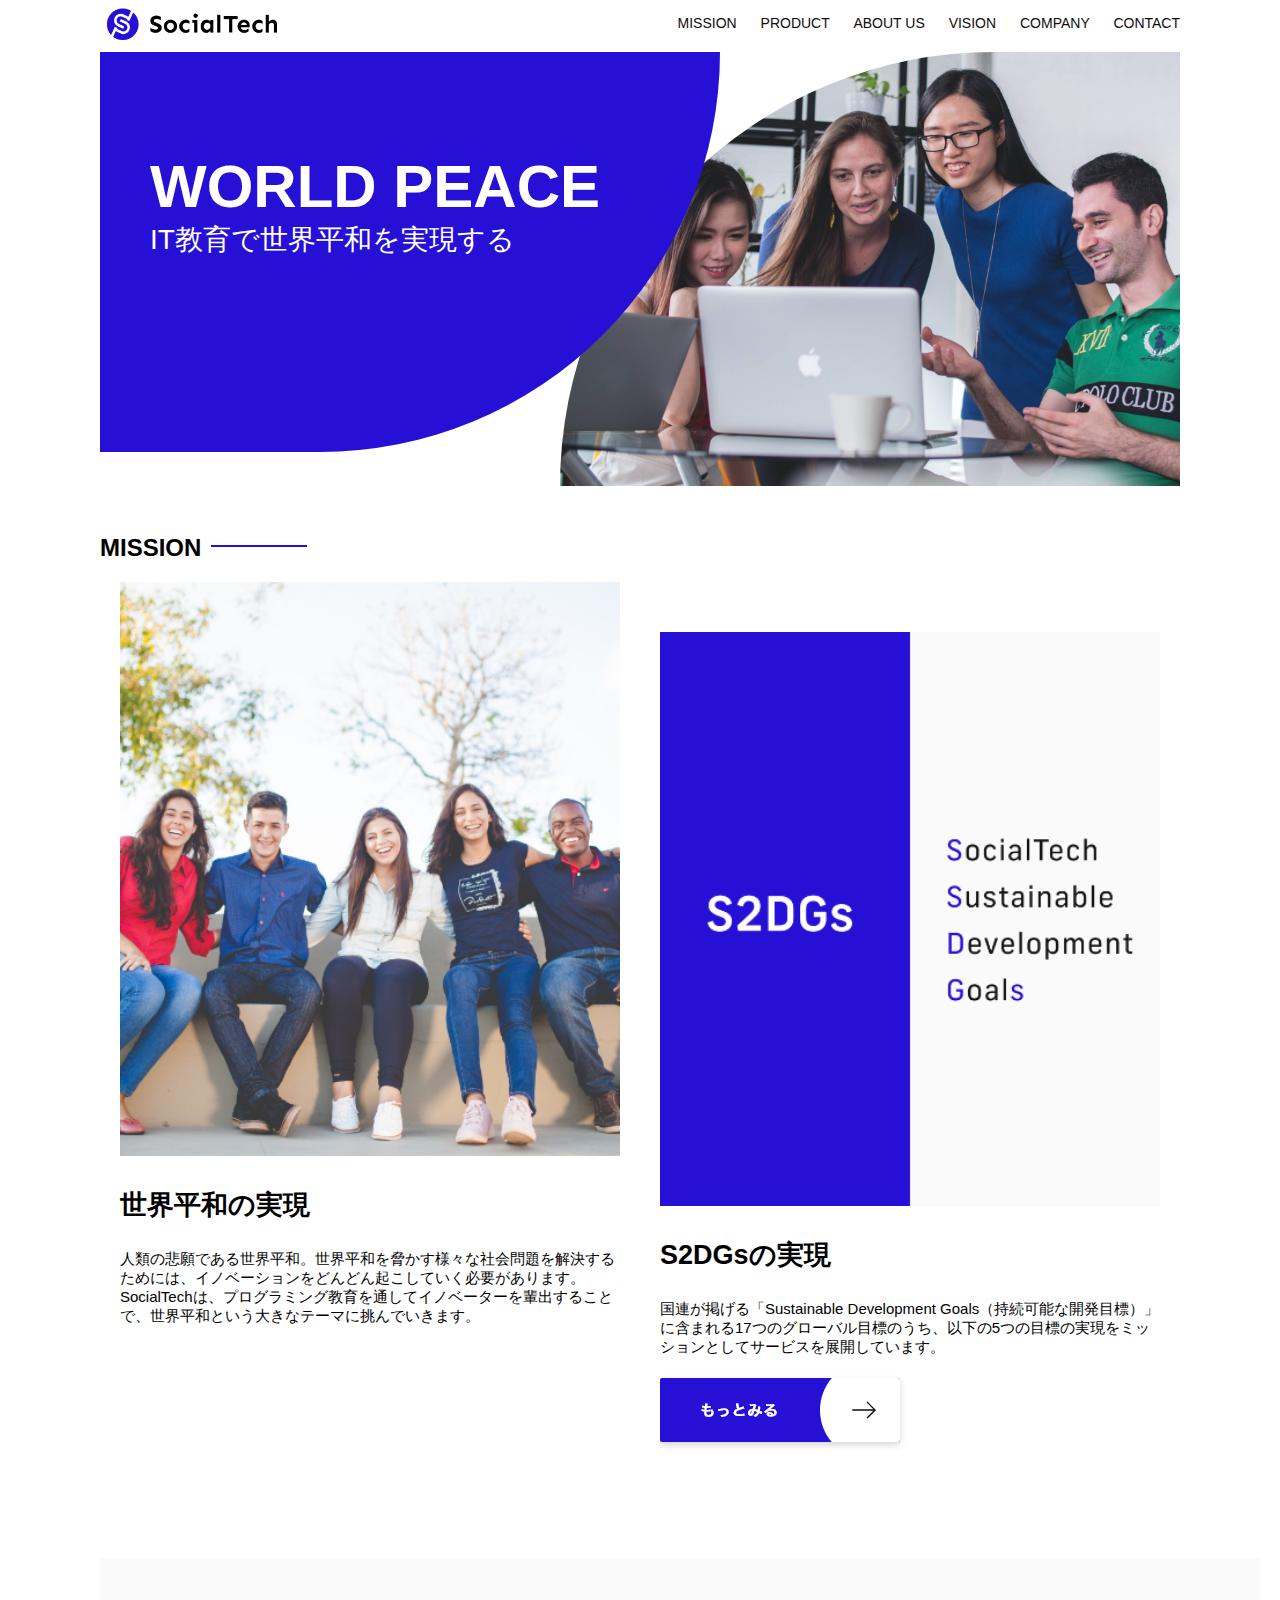
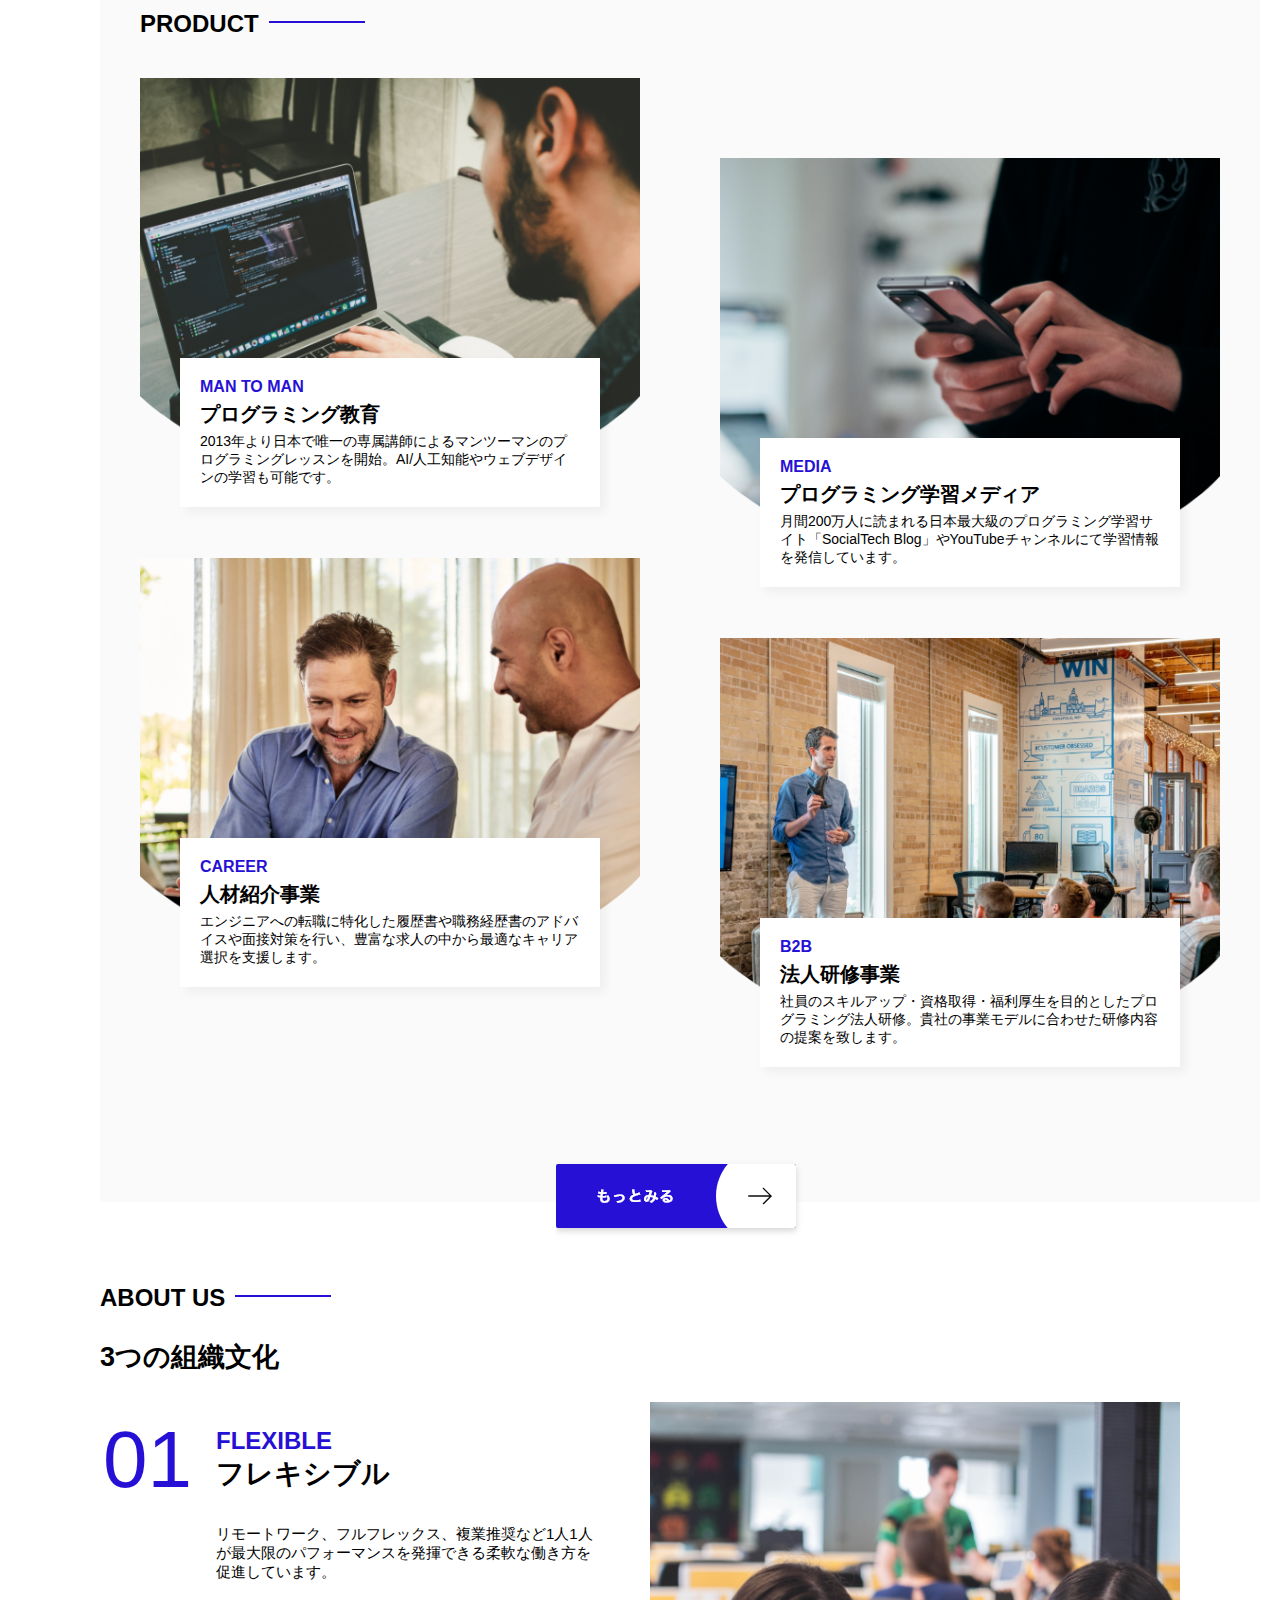
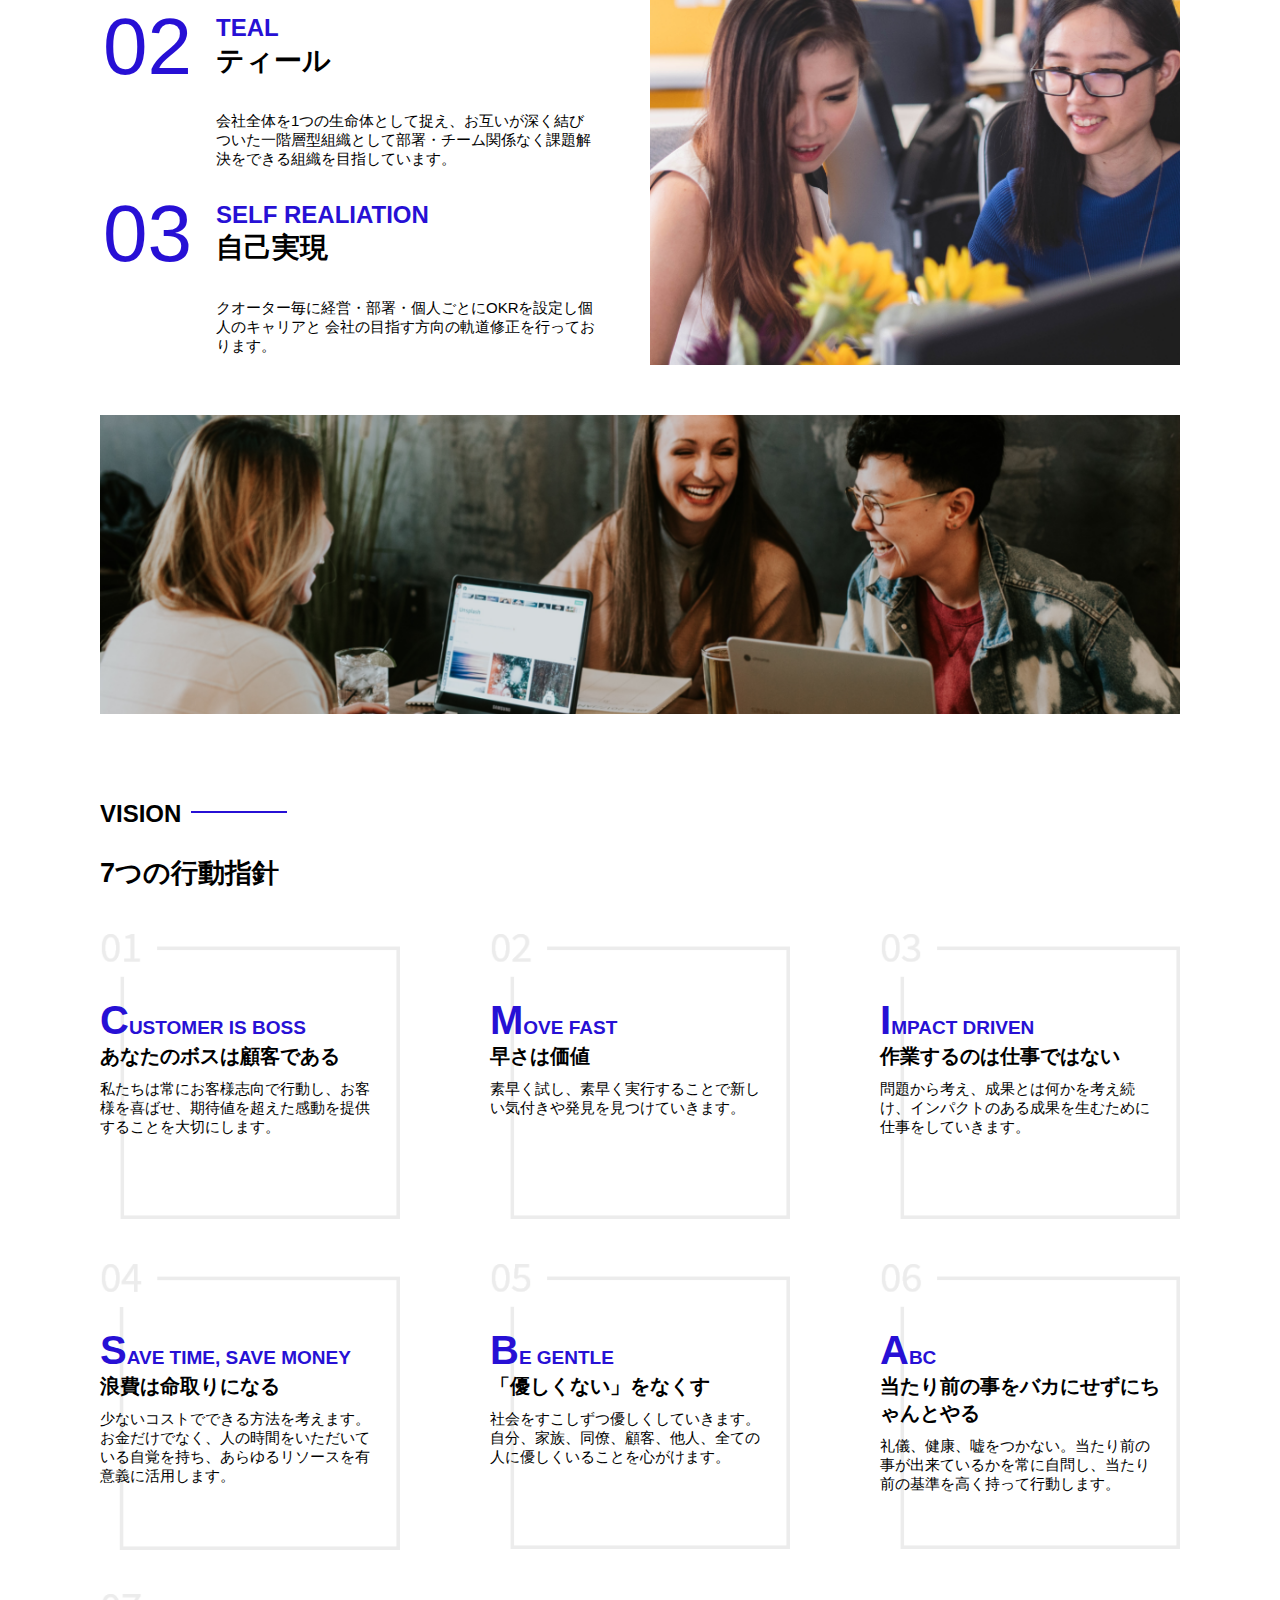
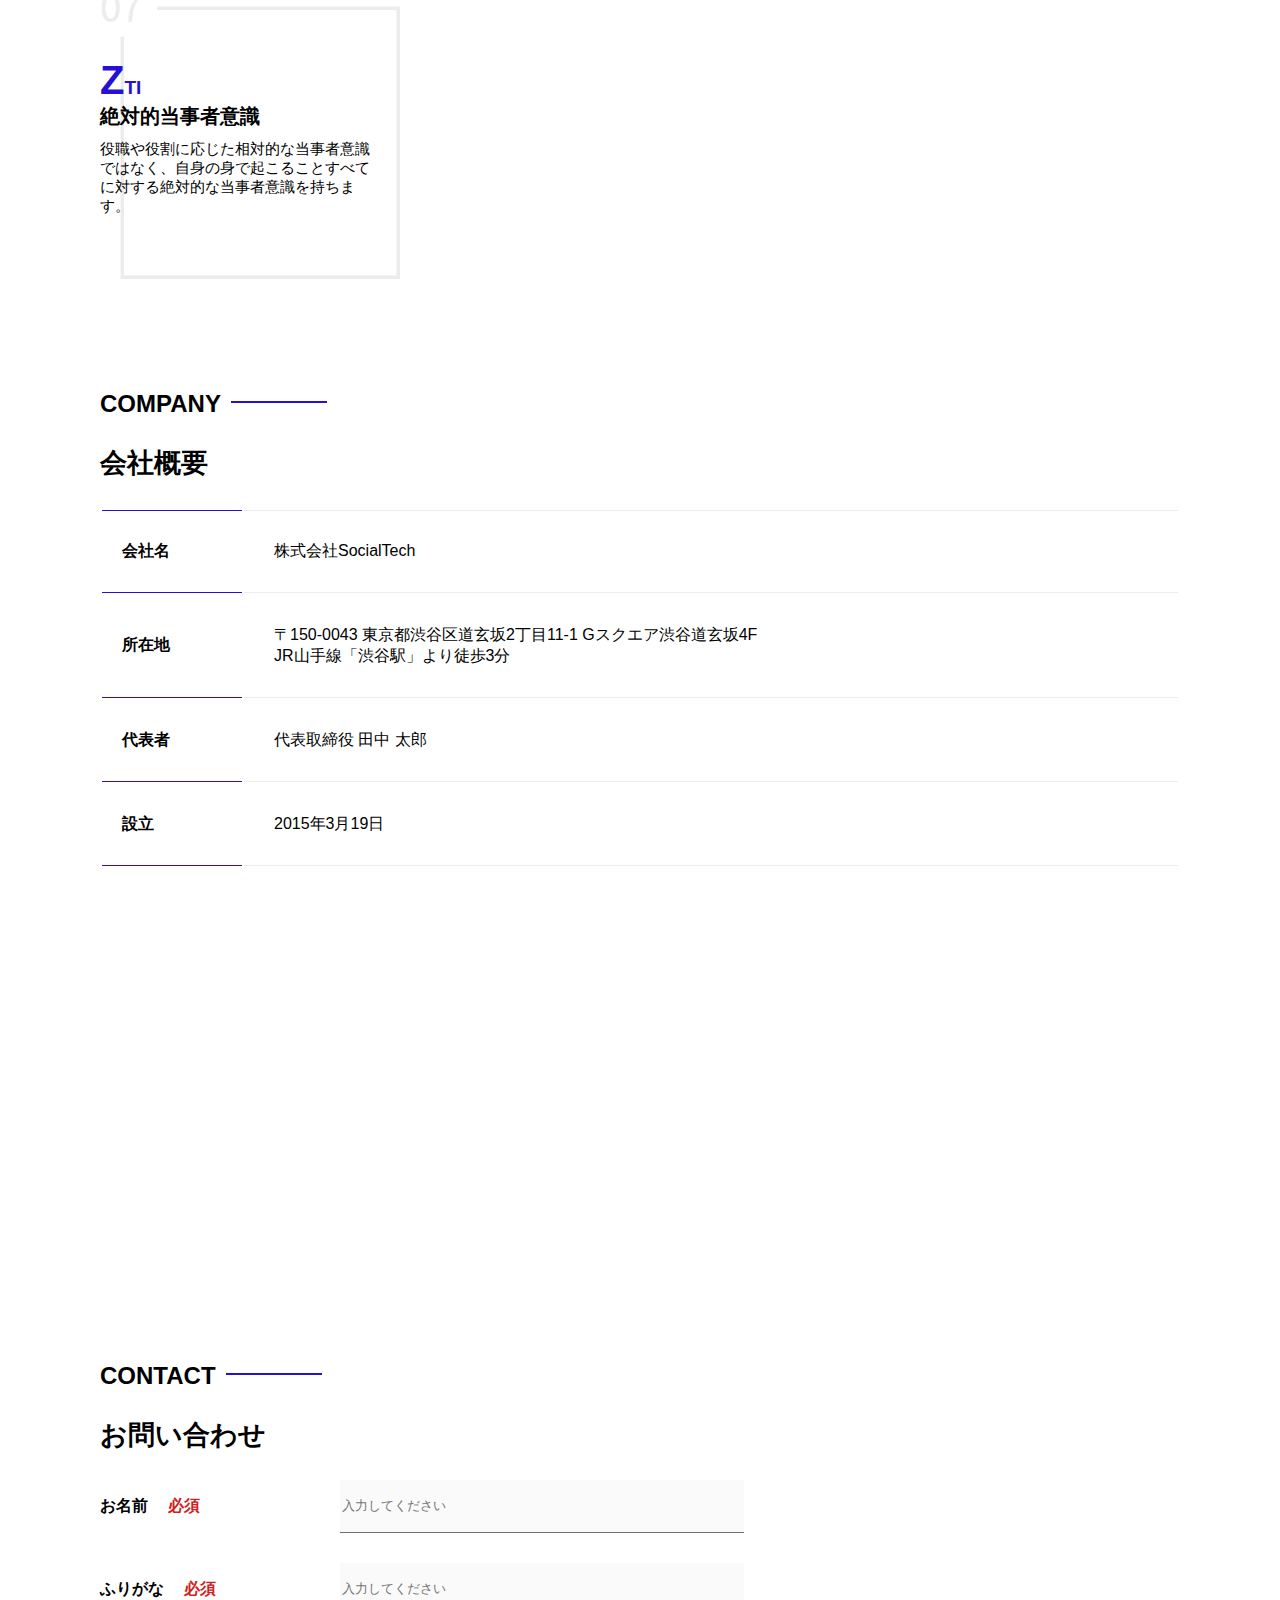
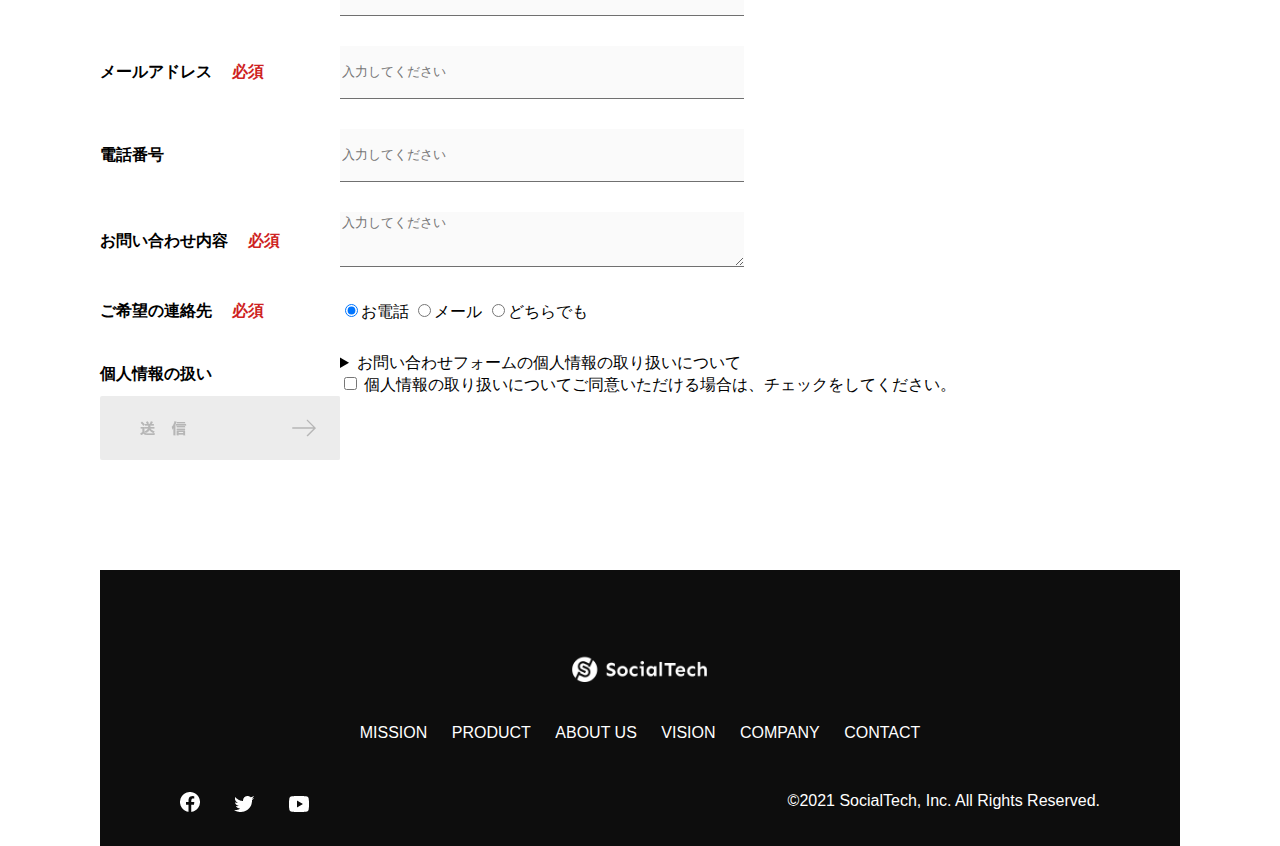
<file: index.html>
<!DOCTYPE html>
<html lang="ja">
<head>
    <meta charset="UTF-8">
    <meta http-equiv="X-UA-Compatible" content="IE=edge">
    <meta name="viewport" content="width=device-width, initial-scale=1.0">
    <meta name="description" content=""SocialTechはEdTech業界のリーディングカンパニーを目指します。"">
    <title>SocialTech</title>
    <link rel="stylesheet" href="style.css">
</head>
<body>
     <!-- ヘッダー -->
    <header>
        <!-- ロゴ -->
        <a href="index.html" id="logo"><img src="images/logo.png" alt="トップページに戻る"></a>

        <!-- PC用ナビゲーション -->
        <nav id="nav-pc">
            <a href="mission.html">MISSION</a>
            <a href="product.html">PRODUCT</a>
            <a href="index.html#boutus">ABOUT US</a>
            <a href="index.html#vision">VISION</a>
            <a href="index.html#company">COMPANY</a>
            <a href="index.html#contact">CONTACT</a>
        </nav>
        <!-- スマホ用メニューボタン -->
        <img id="menu-sp" src="images/button-menu.png" alt="ナビゲーションを開く" onclick="document.getElementById('nav-sp').style.display ='block'">
        
        <!-- スマホ用ナビゲーション -->
        <nav id="nav-sp">
            <img id="close" src="images/button-close.png" alt="ナビゲーションを閉じる" onclick="document.getElementById('nav-sp').style.display = 'none'">
            <a id="logo-sp" href="index.html" onclick="document.getElementById('nav-sp').style.display = 'none'><img src="images/logo-sp.png" alt="トップページに戻る"></a>
            <a class="menu" href="mission.html"  onclick="document.getElementById('nav-sp').style.display = 'none'">MISSION</a>
            <a class="menu" href="product.html"  onclick="document.getElementById('nav-sp').style.display = 'none'">PRODUCT</a>
            <a class="menu" href="index.html#aboutus"  onclick="document.getElementById('nav-sp').style.display = 'none'">ABOUT US</a>
            <a class="menu" href="index.html#vision"
            onclick="document.getElementById('nav-sp').style.display = 'none'">VISION</a>
            <a class="menu" href="index.html#company"
            onclick="document.getElementById('nav-sp').style.display = 'none'">COMPANY</a>
          　<a class="menu" href="index.html#contact"
            onclick="document.getElementById('nav-sp').style.display = 'none'">CONTACT</a>
          　<div id="sns">
         　   <a href="https://www.facebook.com/sejuku2013"><img src="images/button-facebook.png" alt="Facebookのリンク"></a>
           　 <a href="https://twitter.com/samuraijuku"><img src="images/button-twitter.png" alt="Twitterのリンク"></a>
            　<a href="https://www.youtube.com/channel/UCCFOQO5aDK0xXam4cUQXT8g"><img src="images/button-youtube.png" alt="YouTubeのリンク"></a>
          　</div> 

        </nav>
   
    </header>
    <main>
        <article>
            <!-- メインビジュアル -->
            <section id="main-visual">
                <div id="main-message">
                    <h1>WORLD PEACE</h1>
                    <p>IT教育で世界平和を実現する</p>
                </div>
                <img src="images/index/index-main.png" alt="PCの周りに集まる多国籍の仲間たち">
            </section>
            <!-- ミッション -->
            <section id="mission">
                <h2 class="index-h2">MISSION</h2>
                <div id="mission-flex">
                    <div>
                        <img id="mission-photo" src="images/index/index-mission.png" alt="屋外のベンチで写真を撮影する多国籍の仲間たち">
                        <h3>世界平和の実現</h3>
                        <p>
                            人類の悲願である世界平和。世界平和を脅かす様々な社会問題を解決するためには、イノベーションをどんどん起こしていく必要があります。SocialTechは、プログラミング教育を通してイノベーターを輩出することで、世界平和という大きなテーマに挑んでいきます。
                        </p>
                    </div>
                    <div>
                        <img id="s2dgs" src="images/index/s2dgs.png" alt="S2DGs">
                        <h3>S2DGsの実現</h3>
                        <p>
                            国連が掲げる「Sustainable Development Goals（持続可能な開発目標）」に含まれる17つのグローバル目標のうち、以下の5つの目標の実現をミッションとしてサービスを展開しています。
                        </p>
                        <a href="mission.html"></a>
                        <img src="images/button-more.png" alt="もっと見る">
                    </div>
                </div>
            </section>
            <!-- プロダクト -->
            <section id="product">
                <h2 class="index-h2">PRODUCT</h2>
                <div>
                    <div id="product-left">
                        <div>
                            <img class="product-photo" src="images/index/index-mantoman.png" alt="PCでコードを書く男性">
                            <div class="product-explain">
                                <span>MAN TO MAN</span>
                                <h3>プログラミング教育</h3>
                                <p>2013年より日本で唯一の専属講師によるマンツーマンのプログラミングレッスンを開始。AI/人工知能やウェブデザインの学習も可能です。</p>
                            </div>
                        </div>
                        <div>
                            <img class="product-photo" src="images/index/index-career.png" alt="笑顔で話し合う2人の男性">
                            <div class="product-explain">
                                <span>CAREER</span>
                                <h3>人材紹介事業</h3>
                                <p>エンジニアへの転職に特化した履歴書や職務経歴書のアドバイスや面接対策を行い、豊富な求人の中から最適なキャリア選択を支援します。</p>
                            </div>

                        </div>
                    </div>

                    <div id="product-right">
                        <div>
                            <img class="product-photo" src="images/index/index-media.png" alt="スマートフォンを操作する人">
                            <div class="product-explain">
                                <span>MEDIA</span>
                                <h3>プログラミング学習メディア</h3>
                                <p>月間200万人に読まれる日本最大級のプログラミング学習サイト「SocialTech Blog」やYouTubeチャンネルにて学習情報を発信しています。</p>  
                            </div>
                        </div>
                        <div>
                            <img class="product-photo" src="images/index/index-b2b.png" alt="講演中の男性とそれを聴く人々">
                            <div class="product-explain">
                                <span>B2B</span>
                                <h3>法人研修事業</h3>
                                <p>社員のスキルアップ・資格取得・福利厚生を目的としたプログラミング法人研修。貴社の事業モデルに合わせた研修内容の提案を致します。</p>
                            </div>
                        </div>
                    </div>
                </div>
                <div>
                    <a id="product-more" href="product.html">
                        <img src="images/button-more.png" alt="もっと見る">
                    </a>
                </div>
            </section>
            <!-- ABOUT US -->
            <section id="aboutus">
                <h2 class="index-h2">ABOUT US</h2>
                <h3>3つの組織文化</h3>
                <div>
                    <table class="culture-table">
                        <tr>
                            <td>
                                <span class="culture-num">01</span>
                            </td>
                            <td>
                                <span class="culture-en">FLEXIBLE</span>
                                <span class="culture-jp">フレキシブル</span>
                            </td>
                        </tr>
                        <tr>
                            <td>
                                <!-- 空のセル -->
                            </td>
                            <td>
                                <p class="culture-description">
                                    リモートワーク、フルフレックス、複業推奨など1人1人が最大限のパフォーマンスを発揮できる柔軟な働き方を促進しています。
                                </p>
                            </td>
                        </tr>
                        <tr>
                            <td>
                                <span class="culture-num">02</span>
                            </td>
                            <td>
                                <span class="culture-en">TEAL</span>
                                <span class="culture-jp">ティール</span>
                            </td>
                        </tr>
                        <tr>
                            <td>
                                <!-- 空のセル -->
                            </td>
                            <td>
                                <p class="culture-description">
                                    会社全体を1つの生命体として捉え、お互いが深く結びついた一階層型組織として部署・チーム関係なく課題解決をできる組織を目指しています。
                                </p>
                            </td>
                        </tr>
                        <tr>
                            <td>
                                <span class="culture-num">03</span>
                            </td>
                            <td>
                                <span class="culture-en">SELF REALIATION</span>
                                <span class="culture-jp">自己実現</span>
                            </td>
                        </tr>
                        <tr>
                            <td>
                                <!-- 空のセル -->
                            </td>
                            <td>
                                <p class="culture-description">
                                    クオーター毎に経営・部署・個人ごとにOKRを設定し個人のキャリアと
                   会社の目指す方向の軌道修正を行っております。
                                </p>
                            </td>
                        </tr>
                    </table>
                    <img class="culture-img" src="images/index/index-aboutus1.png" alt="笑顔で話し合う2人の女性">
                </div>
                <img class="culture-img2" src="images/index/index-aboutus2.png" alt="笑顔で話し合う3人の男女">
            </section>
            <!-- VISION -->
            <section id="vision">
                <h2 class="index-h2">VISION</h2>
                <h3>7つの行動指針</h3>
                <div>
                    <div class="vision-box">
                        <img src="images/index/vision-01.png" alt="01">
                        <span>
                            <h4>CUSTOMER IS BOSS</h4>
                            <h5>あなたのボスは顧客である</h5>
                            <p>私たちは常にお客様志向で行動し、お客様を喜ばせ、期待値を超えた感動を提供することを大切にします。</p>
                        </span>
                    </div>
                    <div class="vision-box">
                        <img src="images/index/vision-02.png" alt="02">
                        <span>
                            <h4>MOVE FAST</h4>
                            <h5>早さは価値</h5>
                            <p>素早く試し、素早く実行することで新しい気付きや発見を見つけていきます。</p>
                        </span>
                    </div>
                    <div class="vision-box">
                        <img src="images/index/vision-03.png" alt="03">
                        <span>
                            <h4>IMPACT DRIVEN</h4>
                            <h5>作業するのは仕事ではない</h5>
                            <p>問題から考え、成果とは何かを考え続け、インパクトのある成果を生むために仕事をしていきます。</p>
                        </span>
                    </div>
                    <div class="vision-box">
                        <img src="images/index//vision-04.png" alt="04">
                        <span>
                          <h4>SAVE TIME, SAVE MONEY</h4>
                          <h5>浪費は命取りになる</h5>
                          <p>少ないコストでできる方法を考えます。お金だけでなく、人の時間をいただいている自覚を持ち、あらゆるリソースを有意義に活用します。</p>
                        </span>
                      </div>
                      <div class="vision-box">
                        <img src="images/index/vision-05.png" alt="05">
                        <span>
                          <h4>BE GENTLE</h4>
                          <h5>「優しくない」をなくす</h5>
                          <p>社会をすこしずつ優しくしていきます。自分、家族、同僚、顧客、他人、全ての人に優しくいることを心がけます。</p>
                        </span>
                      </div>
                      <div class="vision-box">
                        <img src="images/index/vision-06.png" alt="06">
                        <span>
                          <h4>ABC</h4>
                          <h5>当たり前の事をバカにせずにちゃんとやる</h5>
                          <p>礼儀、健康、嘘をつかない。当たり前の事が出来ているかを常に自問し、当たり前の基準を高く持って行動します。</p>
                        </span>
                      </div>
                      <div class="vision-box">
                        <img src="images/index/vision-07.png" alt="07">
                        <span>
                          <h4>ZTI</h4>
                          <h5>絶対的当事者意識</h5>
                          <p>役職や役割に応じた相対的な当事者意識ではなく、自身の身で起こることすべてに対する絶対的な当事者意識を持ちます。</p>
                        </span>
                      </div>
                </div>
            </section>
            <!-- COMPANY -->
            <section id="company">
                <h2 class="index-h2">COMPANY</h2>
                <h3>会社概要</h3>
                <table id="company-table">
                    <tr>
                        <th class="tableheader-first">会社名</th>
                        <td class="cell-first">株式会社SocialTech</td>
                    </tr>
                    <tr>
                        <th class="tableheader">所在地</th>
                        <td class="cell">〒150-0043 東京都渋谷区道玄坂2丁目11-1 Gスクエア渋谷道玄坂4F<br>JR山手線「渋谷駅」より徒歩3分</th>
                    </tr>
                    <tr>
                        <th class="tableheader">代表者</th>
                        <td class="cell">代表取締役 田中 太郎</td>
                    </tr>
                    <tr>
                        <th class="tableheader">設立</th>
                        <td class="cell">2015年3月19日</td>
                    </tr>
                </table>
                <iframe
                src="https://www.google.com/maps/embed?pb=!1m18!1m12!1m3!1d3241.7759544892483!2d139.69399665123464!3d35.65789123876098!2m3!1f0!2f0!3f0!3m2!1i1024!2i768!4f13.1!3m3!1m2!1s0x60188caa0042e8d1%3A0xba130bea826a7aa2!2z44CSMTUwLTAwNDMg5p2x5Lqs6YO95riL6LC35Yy66YGT546E5Z2C77yS5LiB55uu77yR77yR4oiS77yR!5e0!3m2!1sja!2sjp!4v1636872991912!5m2!1sja!2sjp"
                style="border:0;" allowfullscreen="" loading="lazy">
              </iframe>
            </section>
            <!-- お問い合わせフォーム -->
            <section id="contact">
                <h2 class="index-h2">CONTACT</h2>
                <h3>お問い合わせ</h3>
                <!-- STATIC FORMSのフォームタグ -->
                <form action="https://api.staticforms.xyz/submit" method="post">
                    <input type="text" name="honeypot" style="display:none">
                    <!-- STATIC FORMSのアクセスキー -->
                    <input type="hidden" name="accessKey" value="790ae909-1470-439e-b1d5-a4df11b089fc">
                    <!--メールのタイトル-->
                    <input type="hidden" name="subject" value="Webサイトからお問い合わせがありました" />
                    <!--送信先のメールアドレスをvalueに設定する-->
                    <input type="hidden" name="replyTo" value="hikaru.ota@gmail.com">
                    <!--redirectToのURLは公開後のURLへリンクする-->
                    <input type="hidden" name="redirectTo" value="">
                    <div>
                        <div class="contact-heading">
                            <label class="contact-label">お名前<span class="contact-span">必須</span></label>
                        </div>
                        <div class="contact-form">
                            <input type="text" name="name" placeholder="入力してください" class="contact-textbox">
                        </div>
                    </div>
                    <div>
                        <div class="contact-heading">
                            <label class="contact-label">ふりがな<span class="contact-span">必須</span></label>
                        </div>
                        <div>
                            <input type="text" name="furigana" placeholder="入力してください" class="contact-textbox">
                        </div>
                    </div>
                    <div>
                        <div class="contact-heading">
                            <label class="contact-label">メールアドレス<span class="contact-span">必須</span></label>
                        </div>
                        <div>
                            <input type="text" name="email" placeholder="入力してください" class="contact-textbox">
                        </div>
                    </div>
                    <div>
                        <div class="contact-heading">
                            <label class="contact-label">電話番号</label>
                        </div>
                        <div>
                            <input type="text" name="tel" placeholder="入力してください" class="contact-textbox">
                        </div>
                    </div>
                    <div>
                        <div class="contact-heading">
                            <label class="contact-label">お問い合わせ内容</label><span class="contact-span">必須</span></label>
                        </div>
                        <div>
                           <textarea class="contact-textarea" placeholder="入力してください" name="message"></textarea>
                        </div>
                    </div>
                    <div>
                        <div class="contact-heading">
                            <label class="contact-label">ご希望の連絡先<span class="contact-span">必須</span></label>
                        </div>
                        <div>
                            <input class="radiobutton" type="radio" value="tel" name="content" checked><label>お電話</label>
                            <input class="radiobutton" type="radio" value="mail" name="content"><label>メール</label>
                            <input class="radiobutton" type="radio" value="both" name="content"><label>どちらでも</label>
                        </div>
                    </div>
                    <div>
                        <div class="contact-heading">
                            <label class="contact-label">個人情報の扱い</label>
                        </div>

                    <div>
                        <details>
                            <summary>お問い合わせフォームの個人情報の取り扱いについて</summary>
                            <div>
                                <span>１．組織の名称又は氏名</span><br>
                                株式会社SocialTech<br><br>
                                <span>２．個人情報保護管理者（若しくはその代理人）の氏名又は職名、所属及び連絡先
                                    鈴木 一郎 コーポレート部</span><br>
                                  メールアドレス：support@socialtech.net<br>
                                  TEL：03-xxxx-xxxx<br>
                                  <span>３．個人情報の利用目的</span><br>
                                  ・本サービス及び本サービスに関連する情報の提供又はそれらに関する連絡のため<br>
                                  ・ユーザーの本人確認のため<br>
                                  ・当社サービスのご案内のため<br>
                                  ・当社の商品等の広告または宣伝（電子メールによるものを含むものとします。）<br><br>
                                  <span>４．個人情報の取り扱い業務の委託</span><br>
                                  個人情報の取扱業務の全部または一部を外部に業務委託する場合があります。<br>
                                  その際、弊社は、個人情報を適切に保護できる管理体制を敷き実行していることを条件として<br>
                                  委託先を厳選したうえで、機密保持契約を委託先と締結し、お客様の個人情報を厳密に管理させます。<br><br>
                                  <span>５．個人情報の開示等の請求</span><br>
                                  お客様は、弊社に対してご自身の個人情報の開示等（利用目的の通知、開示、内容の訂正・追加・削除、利用の停止または消去、第三者への提供の停止）に関して、当社問合わせ窓口に申し出ることができます。<br>
                                  その際、弊社はお客様ご本人を確認させていただいたうえで、合理的な期間内に対応いたします。<br><br>
                                  なお、個人情報に関する弊社問合わせ先は、次の通りです。<br><br>
                                  株式会社SocialTech　個人情報問合せ窓口<br>
                                  〒150-0043　東京都渋谷区道玄坂2丁目11-1 Ｇスクエア渋谷道玄坂 4F<br>
                                  メールアドレス：support@socialtech.net　TEL：03-xxxx-xxxx<br><br>
                                  <span>６．個人情報を提供されることの任意性について</span><br><br>
                                  お客様がご自身の個人情報を弊社に提供されるか否かは、お客様のご判断によりますが、もしご提供されない場合には、適切なサービスが提供できない場合がありますので予めご了承ください。
                            </div>
                        </details>
                        <input type="checkbox" name="agree">
                        <span>個人情報の取り扱いについてご同意いただける場合は、チェックをしてください。</span>
                    </div>
                    <input type="image" src="images/button-submit.png" alt="送信する">
                </form>

            </section>
        </article>
        <footer>
            <div id="footer-logo">
                <img src="images/logo-sp.png" alt="SocialTech">
            </div>
            <div id="footer-link">
                <a href="mission.html">MISSION</a>
                <a href="product.html">PRODUCT</a>
                <a href="index.html#aboutus">ABOUT US</a>
                <a href="index.html#vision">VISION</a>
                <a href="index.html#company">COMPANY</a>
                <a href="index.html#contact">CONTACT</a>
            </div>
            <div id="sns-footer">
                <a href="https://www.facebook.com/sejuku2013"><img src="images/button-facebook.png" alt="Facebookのリンク"></a>
                <a href="https://twitter.com/samuraijuku"><img src="images/button-twitter.png" alt="Twitterのリンク"></a>
                <a href="https://www.youtube.com/channel/UCCFOQO5aDK0xXam4cUQXT8g"><img src="images/button-youtube.png" alt="YouTubeのリンク"></a>
                <span id="copyright">&copy;2021 SocialTech, Inc. All Rights Reserved. </span>
              </div>
           </footer>
         </main>
       </body>
       
       </html>
       
            </div>
        </footer>
    </main>
</body>
</html>
</file>
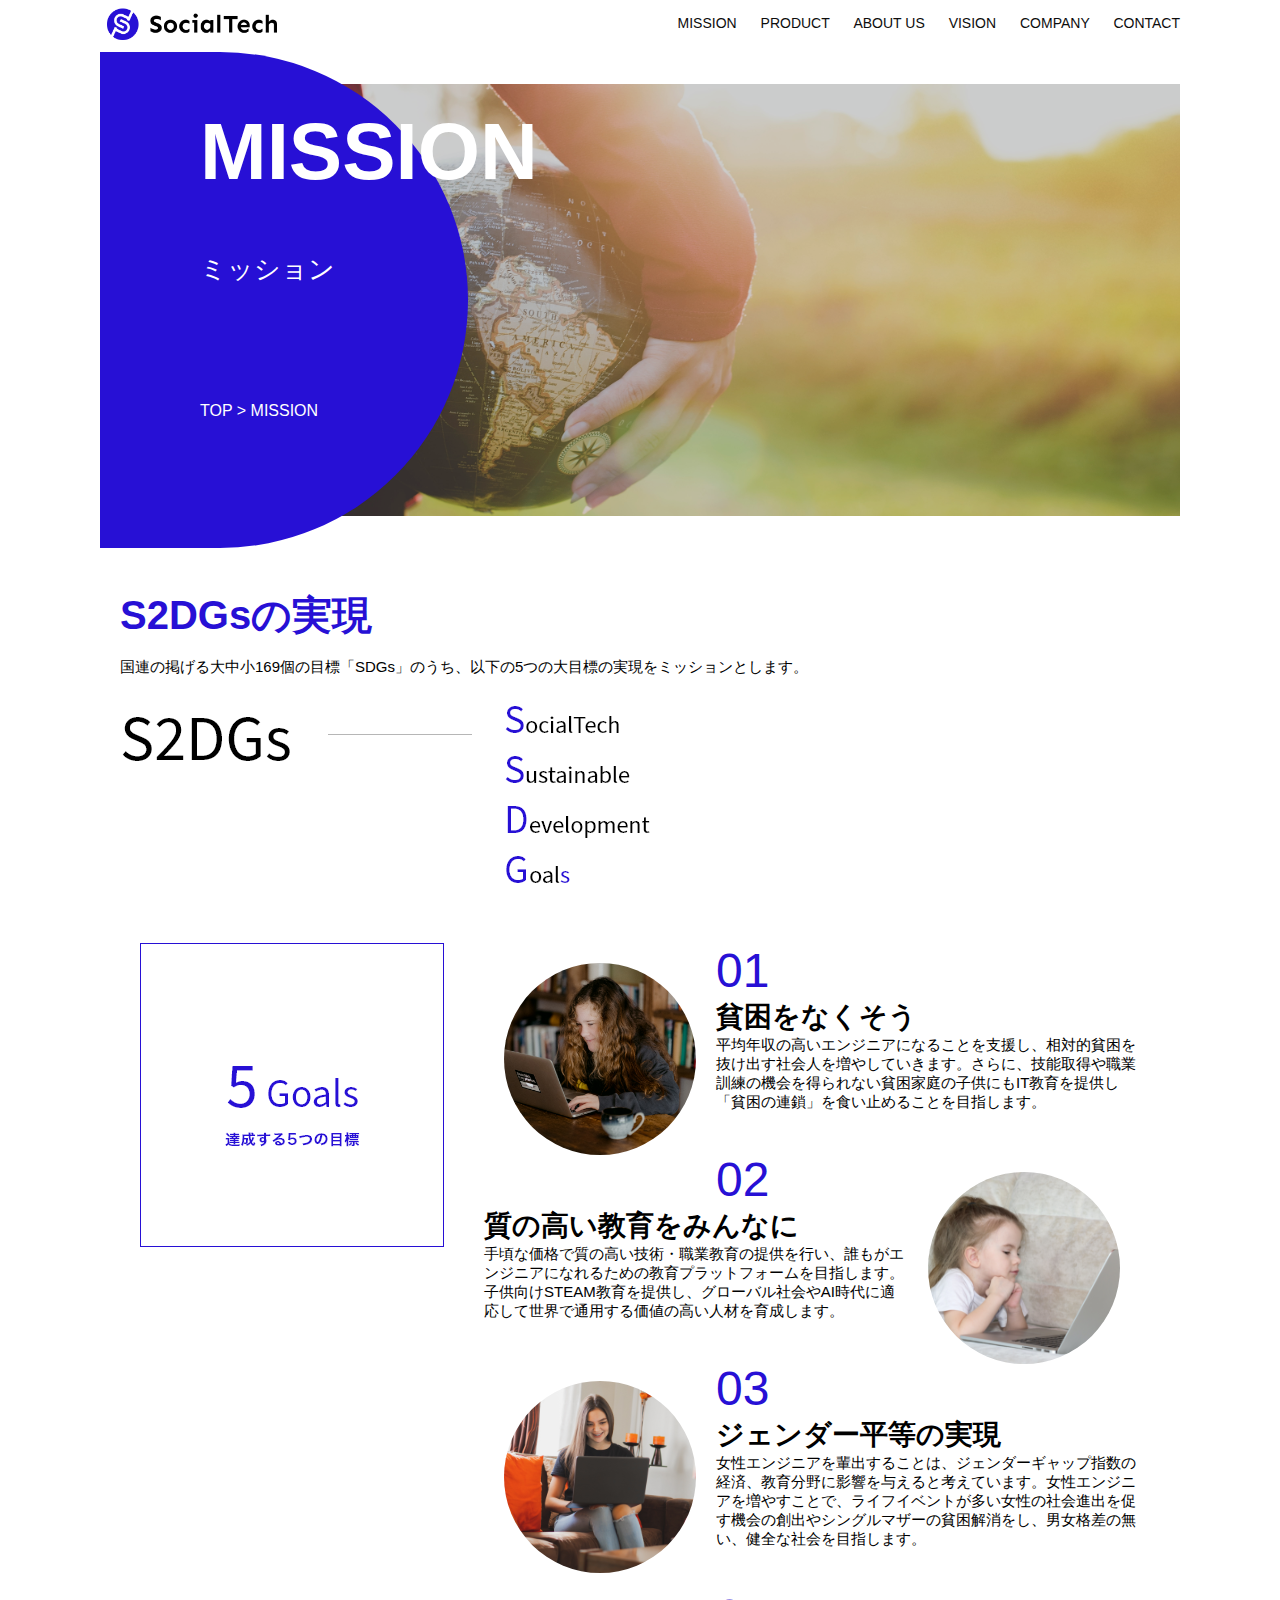
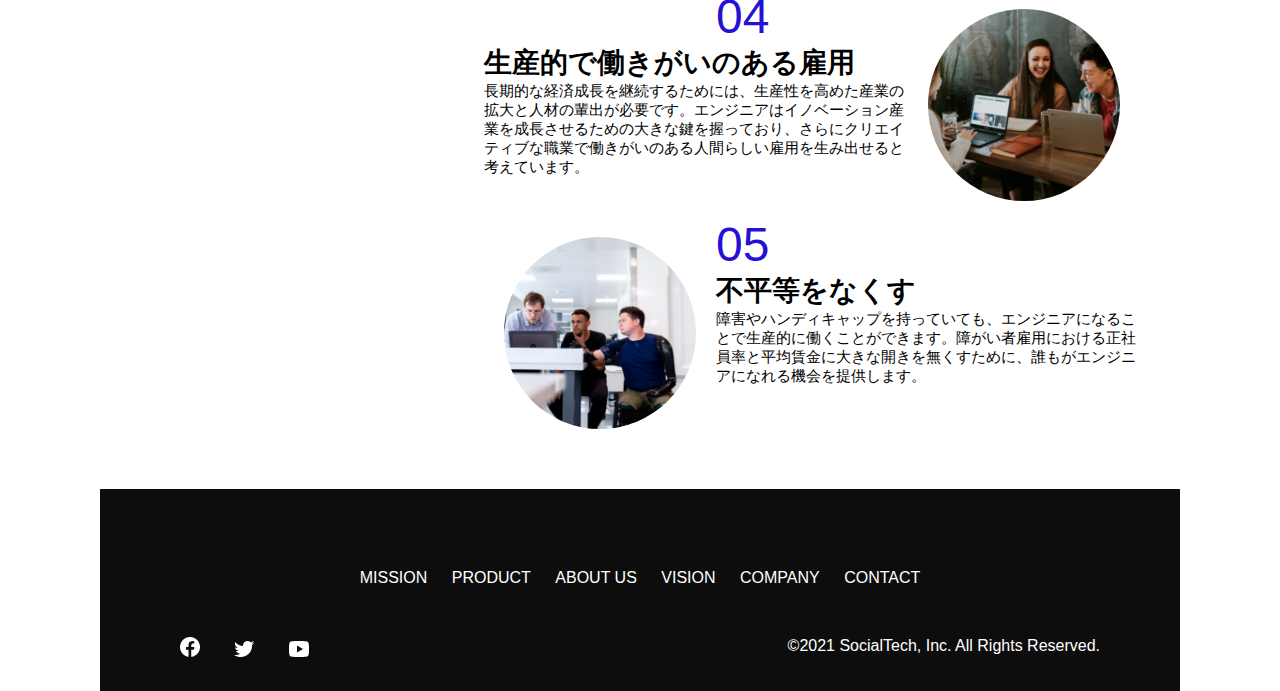
<file: mission.html>
<!DOCTYPE html>
<html lang="ja">
<head>
    <meta charset="UTF-8">
    <meta http-equiv="X-UA-Compatible" content="IE=edge">
    <meta name="description" content="SocialTechが目指す5つの目標（S2DGs）を紹介します">
    <meta name="viewport" content="width=device-width, initial-scale=1.0">
    <title>SocialTech - MISSION ミッション -</title>
    <link rel="stylesheet" href="style.css">
</head>
<body>
    <!-- ヘッダー -->
    <header>
        <!-- ロゴ -->
        <a href="index.html" id="logo"><img src="images/logo.png" alt="トップページに戻る"></a>

        <!-- PC用ナビゲーション -->
        <nav id="nav-pc">
            <a href="mission.html">MISSION</a>
            <a href="product.html">PRODUCT</a>
            <a href="index.html#aboutus">ABOUT US</a>
            <a href="index.html#vision">VISION</a>
            <a href="index.html#company">COMPANY</a>
            <a href="index.html#contact">CONTACT</a>
        </nav>

        <!-- スマホ用メニューボタン -->
        <img id="menu-sp" src="images/button-menu.png" alt="ナビゲーションを開く" onclick="document.getElementById('nav-sp').style.display = 'block'">

        <!-- スマホ用ナビゲーション -->
        <nav id="nav-sp">
            <img id="close" src="images/button-close.png" alt="ナビゲーションを閉じる" onclick="document.getElementById('nav-sp').style.display= 'none'">
            <a id="logo-sp" href="index.html" onclick="document.getElementById('nav-sp').style.display = 'none'"><img
            src="images/logo-sp.png" alt="トップページに戻る"></a>
            <a class="menu" href="mission.html" onclick="document.getElementById('nav-sp').style.display = 'none'">MISSION</a>
            <a class="menu" href="product.html" onclick="document.getElementById('nav-sp').style.display = 'none'">PRODUCT</a>
            <a class="menu" href="index.html#aboutus" onclick="document.getElementById('nav-sp').style.display = 'none'">ABOUT
          US</a>
            <a class="menu" href="index.html#vision"
          onclick="document.getElementById('nav-sp').style.display = 'none'">VISION</a>
            <a class="menu" href="index.html#company"
          onclick="document.getElementById('nav-sp').style.display = 'none'">COMPANY</a>
            <a class="menu" href="index.html#contact"
          onclick="document.getElementById('nav-sp').style.display = 'none'">CONTACT</a>
          <div id="sns">
            <a href="https://www.facebook.com/sejuku2013"><img src="images/button-facebook.png" alt="Facebookのリンク"></a>
            <a href="https://twitter.com/samuraijuku"><img src="images/button-twitter.png" alt="Twitterのリンク"></a>
            <a href="https://www.youtube.com/channel/UCCFOQO5aDK0xXam4cUQXT8g"><img src="images/button-youtube.png" alt="YouTubeのリンク"></a>
            </div>
        </nav>
    </header>

    <main>
        <article>
            <section id="mission-main">
                <div id="mission-title">
                    <h1>MISSION</h1>
                    <span>ミッション</span>
                    <div>TOP > MISSION</div>
                </div>
            </section>

            <section id="mission-s2dgs">
                <h2 class="mission-h2">S2DGsの実現</h2>
                <p>国連の掲げる大中小169個の目標「SDGs」のうち、以下の5つの大目標の実現をミッションとします。</p>
                <img src="images/mission/mission-s2dgs.png" alt="S2DGs">
            </section>

            <section id="mission-5goals">
                <div>
                    <img id="s2dgs-image" src="images/mission/mission-5goals.png" alt="5Goals"> 
                </div>
                <div>
                    <div>
                        <img class="fivegoals-image-left" src="images/mission/mission-5goals01.png" alt="PCを操作する女の子">
                        <span class="fivegoals-number">01</span>
                        <h3 class="fivegoals-h3">貧困をなくそう</h3>
                        <p class="fivegoals-p">
                          平均年収の高いエンジニアになることを支援し、相対的貧困を抜け出す社会人を増やしていきます。さらに、技能取得や職業訓練の機会を得られない貧困家庭の子供にもIT教育を提供し「貧困の連鎖」を食い止めることを目指します。
                        </p>
                      </div>

                      <div>
                        <img class="fivegoals-image-right" src="images/mission/mission-5goals02.png" alt="PCを見つめる小さい女の子">
                        <span class="fivegoals-number">02</span>
                        <h3 class="fivegoals-h3">質の高い教育をみんなに</h3>
                        <p class="fivegoals-p">
                          手頃な価格で質の高い技術・職業教育の提供を行い、誰もがエンジニアになれるための教育プラットフォームを目指します。子供向けSTEAM教育を提供し、グローバル社会やAI時代に適応して世界で通用する価値の高い人材を育成します。
                        </p>
                      </div>

                      <div>
                        <img class="fivegoals-image-left" src="images/mission/mission-5goals03.png" alt="PCを操作する女性">
                        <span class="fivegoals-number">03</span>
                        <h3 class="fivegoals-h3">ジェンダー平等の実現</h3>
                        <p class="fivegoals-p">
                          女性エンジニアを輩出することは、ジェンダーギャップ指数の経済、教育分野に影響を与えると考えています。女性エンジニアを増やすことで、ライフイベントが多い女性の社会進出を促す機会の創出やシングルマザーの貧困解消をし、男女格差の無い、健全な社会を目指します。
                        </p>
                      </div>
              
                      <div>
                        <img class="fivegoals-image-right" src="images/mission/mission-5goals04.png" alt="笑顔で話し合う3人の男女">
                        <span class="fivegoals-number">04</span>
                        <h3 class="fivegoals-h3">生産的で働きがいのある雇用</h3>
                        <p class="fivegoals-p">
                          長期的な経済成長を継続するためには、生産性を高めた産業の拡大と人材の輩出が必要です。エンジニアはイノベーション産業を成長させるための大きな鍵を握っており、さらにクリエイティブな職業で働きがいのある人間らしい雇用を生み出せると考えています。
                        </p>
                      </div>
              
                      <div>
                        <img class="fivegoals-image-left" src="images/mission/mission-5goals05.png" alt="障害を持つ男性が生き生きと働く様子">
                        <span class="fivegoals-number">05</span>
                        <h3 class="fivegoals-h3">不平等をなくす</h3>
                        <p class="fivegoals-p">
                          障害やハンディキャップを持っていても、エンジニアになることで生産的に働くことができます。障がい者雇用における正社員率と平均賃金に大きな開きを無くすために、誰もがエンジニアになれる機会を提供します。
                        </p>
                      </div>

                </div>
            </section>

        </article>

        <footer>
            <div id="footer-link">
                <a href="mission.html">MISSION</a>
                <a href="product.html">PRODUCT</a>
                <a href="index.html#aboutus">ABOUT US</a>
                <a href="index.html#vision">VISION</a>
                <a href="index.html#company">COMPANY</a>
                <a href="index.html#contact">CONTACT</a>
            </div>
            <div id="sns-footer">
                <a href="https://www.facebook.com/sejuku2013"><img src="images/button-facebook.png" alt="Facebookのリンク"></a>
                <a href="https://twitter.com/samuraijuku"><img src="images/button-twitter.png" alt="Twitterのリンク"></a>
                <a href="https://www.youtube.com/channel/UCCFOQO5aDK0xXam4cUQXT8g"><img src="images/button-youtube.png" alt="YouTubeのリンク"></a>
                <span id="copyright">&copy;2021 SocialTech, Inc. All Rights Reserved. </span>
            </div>
        </footer>
    </main>


    
</body>
</html>
</file>
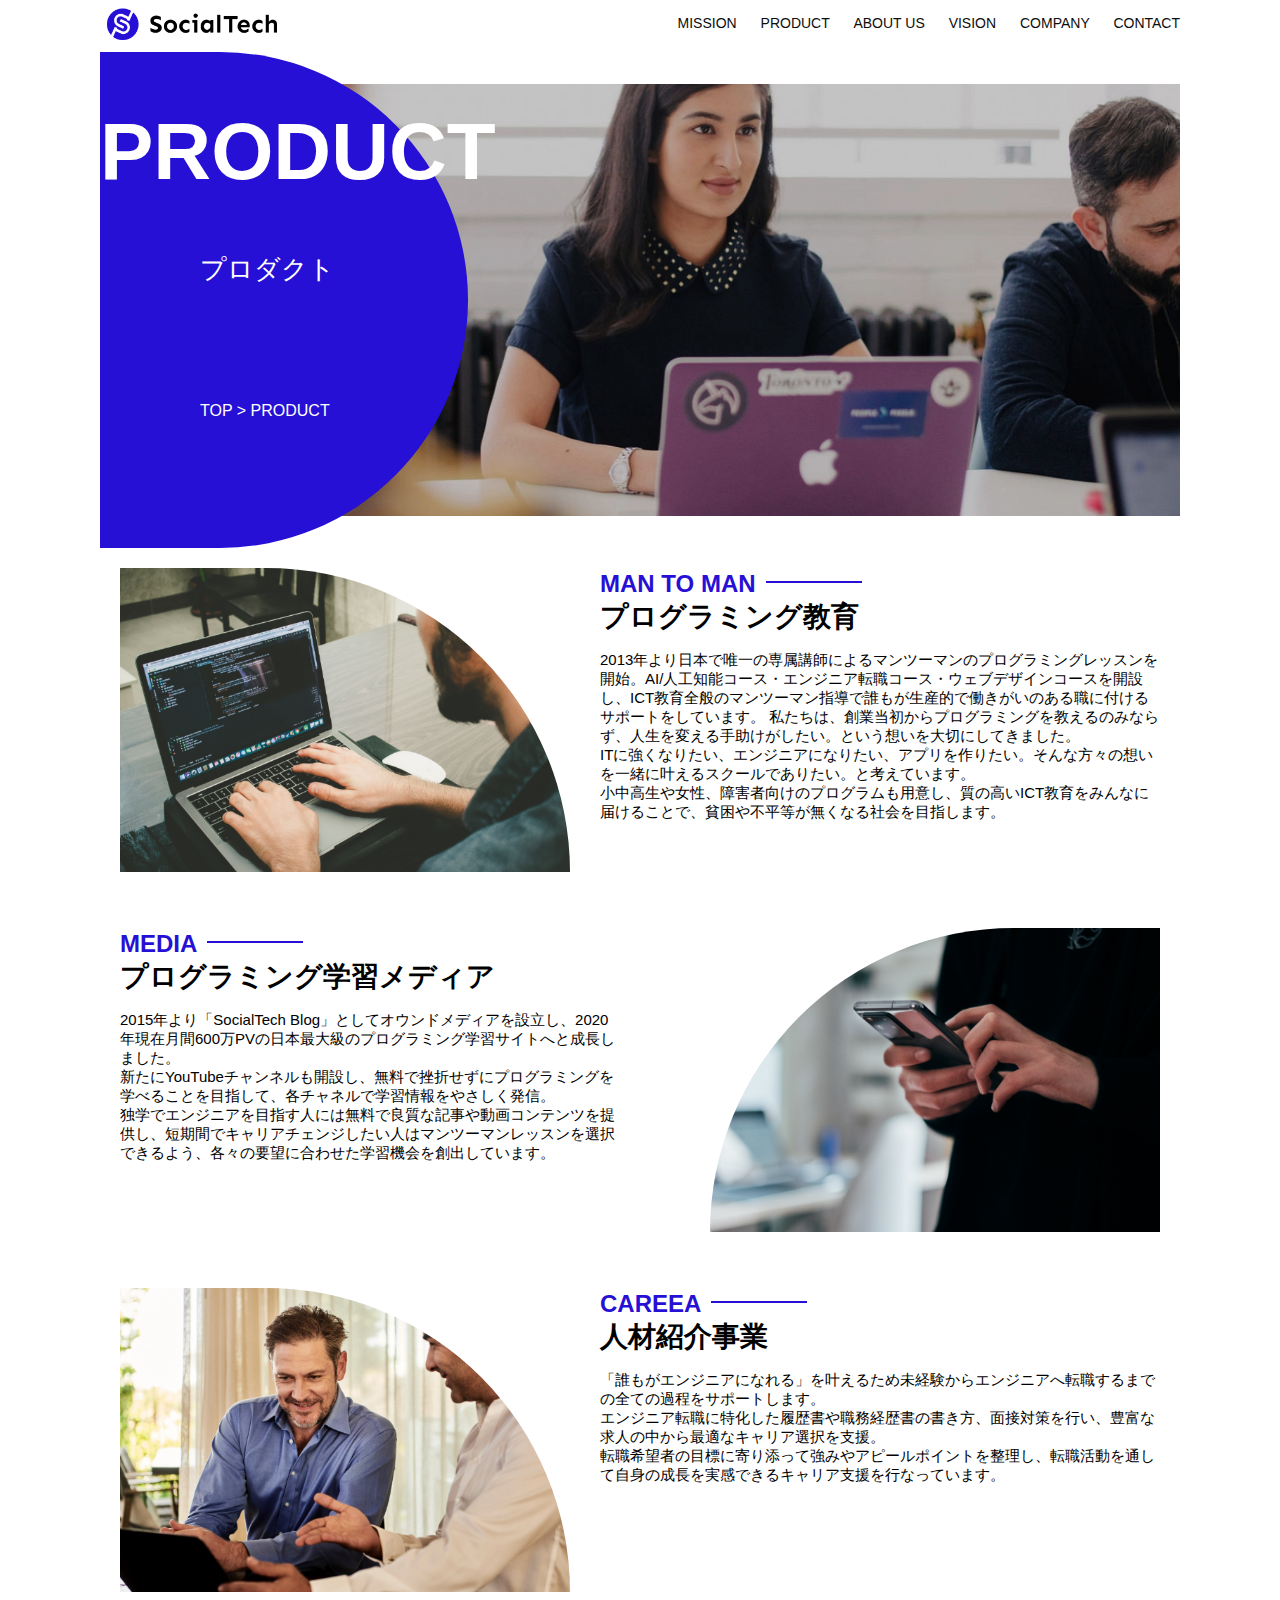
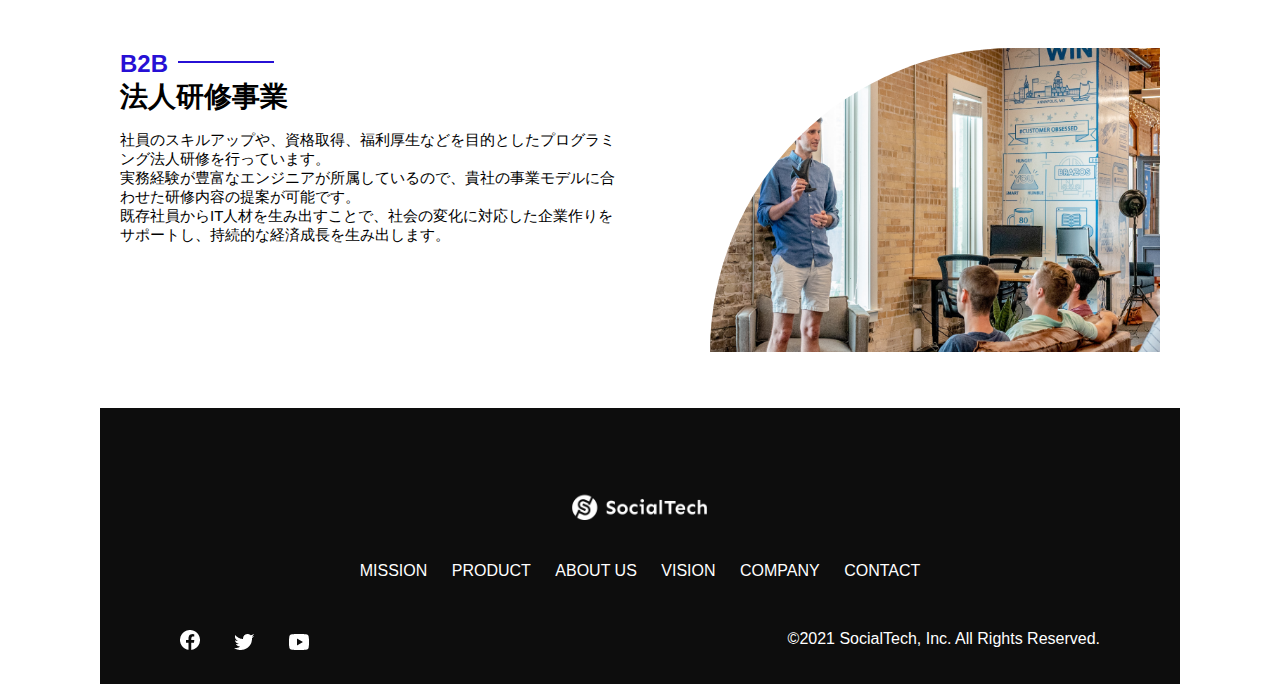
<file: product.html>
<!DOCTYPE html>
<html>
<head>
  <title>SocialTech -PRODUCT プロダクト-</title>
  <meta charset="UTF-8">
  <meta name="description" content="SocialTechの4つのプロダクトを紹介します">
  <meta name="viewport" content="width=device-width, initial-scale=1.0">
  <link rel="stylesheet" href="style.css">
</head>

<body>
  <!-- ヘッダー -->
  <header>
    <!-- ロゴ -->
    <a href="index.html" id="logo"><img src="images/logo.png" alt="トップページに戻る"></a>

    <!-- PC用ナビゲーション -->
    <nav id="nav-pc">
      <a href="mission.html">MISSION</a>
      <a href="product.html">PRODUCT</a>
      <a href="index.html#aboutus">ABOUT US</a>
      <a href="index.html#vision">VISION</a>
      <a href="index.html#company">COMPANY</a>
      <a href="index.html#contact">CONTACT</a>
    </nav>

    <!-- スマホ用メニューボタン -->
    <img id="menu-sp" src="images/button-menu.png" alt="ナビゲーションを開く" onclick="document.getElementById('nav-sp').style.display = 'block'">

    <!-- スマホ用ナビゲーション -->
    <nav id="nav-sp">
      <img id="close" src="images/button-close.png" alt="ナビゲーションを閉じる" onclick="document.getElementById('nav-sp').style.display = 'none'">
      <a id="logo-sp" href="index.html" onclick="document.getElementById('nav-sp').style.display = 'none'"><img
          src="images/logo-sp.png" alt="トップページに戻る"></a>
      <a class="menu" href="mission.html" onclick="document.getElementById('nav-sp').style.display = 'none'">MISSION</a>
      <a class="menu" href="product.html" onclick="document.getElementById('nav-sp').style.display = 'none'">PRODUCT</a>
      <a class="menu" href="index.html#aboutus" onclick="document.getElementById('nav-sp').style.display = 'none'">ABOUT
        US</a>
      <a class="menu" href="index.html#vision"
        onclick="document.getElementById('nav-sp').style.display = 'none'">VISION</a>
      <a class="menu" href="index.html#company"
        onclick="document.getElementById('nav-sp').style.display = 'none'">COMPANY</a>
      <a class="menu" href="index.html#contact"
        onclick="document.getElementById('nav-sp').style.display = 'none'">CONTACT</a>
      <div id="sns">
        <a href="https://www.facebook.com/sejuku2013"><img src="images/button-facebook.png" alt="Facebookのリンク"></a>
        <a href="https://twitter.com/samuraijuku"><img src="images/button-twitter.png" alt="Twitterのリンク"></a>
        <a href="https://www.youtube.com/channel/UCCFOQO5aDK0xXam4cUQXT8g"><img src="images/button-youtube.png" alt="YouTubeのリンク"></a>
      </div>
    </nav>
  </header>
  <main>
    <article>
        <section id="product-main">
            <div id="product-title">
                <h1>PRODUCT</h1>
                <span>プロダクト</span>
                <div>TOP > PRODUCT</div>
            </div>
        </section>
        <section class="product-section1">
            <img src="images/product/product-mantoman.png" alt="PCでコードを書く男性">
            <div>
                <h2 class="product-h2">MAN TO MAN</h2>
                <h3 class="product-h3">プログラミング教育</h3>
                <p>
                    2013年より日本で唯一の専属講師によるマンツーマンのプログラミングレッスンを開始。AI/人工知能コース・エンジニア転職コース・ウェブデザインコースを開設し、ICT教育全般のマンツーマン指導で誰もが生産的で働きがいのある職に付けるサポートをしています。
             私たちは、創業当初からプログラミングを教えるのみならず、人生を変える手助けがしたい。という想いを大切にしてきました。<br>ITに強くなりたい、エンジニアになりたい、アプリを作りたい。そんな方々の想いを一緒に叶えるスクールでありたい。と考えています。<br>小中高生や女性、障害者向けのプログラムも用意し、質の高いICT教育をみんなに届けることで、貧困や不平等が無くなる社会を目指します。
                </p>
            </div>
        </section>
        <section class="product-section2">
            <div>
                <h2 class="product-h2">MEDIA</h2>
                <h3 class="product-h3">プログラミング学習メディア</h3>
                <p>
                    2015年より「SocialTech
             Blog」としてオウンドメディアを設立し、2020年現在月間600万PVの日本最大級のプログラミング学習サイトへと成長しました。<br>新たにYouTubeチャンネルも開設し、無料で挫折せずにプログラミングを学べることを目指して、各チャネルで学習情報をやさしく発信。<br>独学でエンジニアを目指す人には無料で良質な記事や動画コンテンツを提供し、短期間でキャリアチェンジしたい人はマンツーマンレッスンを選択できるよう、各々の要望に合わせた学習機会を創出しています。
                </p>
            </div>
            <img src="images/product/product-media.png" alt="スマートフォンを操作する人">
        </section>
        <section class="product-section1">
            <img src="images/product/product-career.png" alt="笑顔で話し合う2人の男性">
            <div>
                <h2 class="product-h2">CAREEA</h2>
                <h3 class="product-h3">人材紹介事業</h3>
            <p>
                「誰もがエンジニアになれる」を叶えるため未経験からエンジニアへ転職するまでの全ての過程をサポートします。<br>エンジニア転職に特化した履歴書や職務経歴書の書き方、面接対策を行い、豊富な求人の中から最適なキャリア選択を支援。<br>転職希望者の目標に寄り添って強みやアピールポイントを整理し、転職活動を通して自身の成長を実感できるキャリア支援を行なっています。<br>
            </p>
            </div>
        </section>
        <section class="product-section2">
            <div>
                <h2 class="product-h2">B2B</h2>
                <h3 class="product-h3">法人研修事業</h3>
                <p>
                    社員のスキルアップや、資格取得、福利厚生などを目的としたプログラミング法人研修を行っています。<br>実務経験が豊富なエンジニアが所属しているので、貴社の事業モデルに合わせた研修内容の提案が可能です。<br>既存社員からIT人材を生み出すことで、社会の変化に対応した企業作りをサポートし、持続的な経済成長を生み出します。
                </p>
            </div>
            <img src="images/product/product-b2b.png" alt="講演中の男性とそれを聴く人々">
        </section>
    </article>
    
    <footer>
      <div id="footer-logo">
        <img src="images/logo-sp.png" alt="SocialTech">
      </div>
      <div id="footer-link">
        <a href="mission.html">MISSION</a>
        <a href="product.html">PRODUCT</a>
        <a href="index.html#aboutus">ABOUT US</a>
        <a href="index.html#vision">VISION</a>
        <a href="index.html#company">COMPANY</a>
        <a href="index.html#contact">CONTACT</a>
      </div>
      <div id="sns-footer">
        <a href="https://www.facebook.com/sejuku2013"><img src="images/button-facebook.png" alt="Facebookのリンク"></a>
        <a href="https://twitter.com/samuraijuku"><img src="images/button-twitter.png" alt="Twitterのリンク"></a>
        <a href="https://www.youtube.com/channel/UCCFOQO5aDK0xXam4cUQXT8g"><img src="images/button-youtube.png" alt="YouTubeのリンク"></a>
        <span id="copyright">&copy;2021 SocialTech, Inc. All Rights Reserved. </span>
      </div>
    </footer>
  </main>
</body>

</html>
</file>
<file: style.css>
/* PC、スマホ共通スタイル */
body {
    font-family:  "Source Sans Pro", "Hiragino Kaku Gothic ProN", Meiryo, Arial, sans-serif;
}
p {
    font-size: 15px;
}

/*================
 PC用のスタイル 
=================*/
@media screen and (min-width: 768px) {
/* 横幅設定 */
body{
    max-width: 1080px;
    min-width: 960px;
    margin: 0 auto 0 auto;
}

/* ヘッダー */
header {
    display: flex;
    justify-content: space-between;
}

/* ナビゲーションのレイアウト */
#nav-pc {
    text-align: right;
    font-size: 14px;
    padding-top: 15px;

}

/* スマホレイアウトを表示させない */

#nav-sp, #menu-sp {
  display: none;
}

/* ナビゲーションのリンクの装飾設定 */
#nav-pc > a {
    text-decoration: none;
    margin-left: 20px;
}
#nav-pc > a:link {
    color: #0d0d0d;
}
#nav-pc > a:visited {
    color: #0d0d0d;
}
#nav-pc > a:hover {
    color: #0d0d0d;
    text-decoration: underline;
}
#nav-pc > a:active {
    color: #0d0d0d;
}

/* メインビジュアル */
#main-visual {
    position: relative;
    height: 400px;
}

#main-message {
    position: absolute;
    top: 0;
    left: 0;
    background-color: #2710d5;
    color: #ffffff;
    border-radius: 0 0 476px 0;
    max-width: 620px;
    height: 100%;
    width: 100%;
    z-index: 11;
}

#main-message > h1 {
    font-size: 60px;
    font-weight: bold;
    margin: 100px 0 0 50px;
}
#main-message > p {
    font-size: 28px;
    margin: 0 0 0 50px;
}

#main-visual > img {
    max-width: 620px;
    border-radius: 476px 0 0 0;
    position: absolute;
    top: 0;
    right: 0;
    z-index: 10;
}

/* 見出し */
h2 {
    margin: 40px 0 0 0;
}

h2::after {
    content: url(images/line.png);
    margin-left: 10px;
}

h3 {
    font-size: 27px;
}

/* ミッション */
#mission {
    margin: 80px auto;
    width: 100%;
}

#mission-flex {
    width: 100%;
    display: flex;
}


#mission-flex > div {
    width: 50%;
    margin: 20px;
}

#mission-photo {
    width: 100%;
}

#s2dgs {
    margin-top: 50px;
    width: 100%;
}

/* プロダクト */
#product {
    background-color: #fafafa;
    width: 100%;
    margin: 80px 0;
    padding: 10px 40px 0 40px;   
}

 /* 外枠 */
 #product > div {
    margin-top: 40px;
    display: flex;
 }

 /* 左のカラム */
 #product-left {
    width: 50%;
    margin-right: 20px;

 }

  /* 右のカラム */
  #product-right {
    width: 50%;
    margin-left: 20px;
    margin-top: 80px;
  }

  /* 画像＋説明の枠 */
  #product-left > div {
    position: relative;
    height: 480px;
    margin-right: 20px;
  }
#product-right > div {
    position: relative;
    height: 480px;
    margin-left: 20px;
}

 /* 画像 */
 .product-photo {
    width: 100%;
 }

   
 /* 説明文の枠 */
 .product-explain {
    background-color: #ffffff;
    position: absolute;
    left: 0;
    top: 280px;
    margin: 0 40px;
    padding: 20px;
    box-shadow: 5px 5px 10px rgba(0, 0, 0, 0.05);
 }

/* 説明文の英語 */
.product-explain > span {
    color: #2710d5;
    font-weight: bold;
    font-size: 16px;
    margin: 0;
}

 /* 説明文の見出し */
 .product-explain h3 {
    font-size: 20px;
    margin: 5px 0;
 }

  /* 説明文 */
  .product-explain > p {
    font-size: 14px;
    margin: 0;
  }

   /* 「もっとみる」ボタン */
   #product-more {
    margin: 0 auto -42px auto;
   }

   /* ABOUT US */
   #aboutus {
    margin: 80px auto;
   }

   /* 3つの組織文化と画像を入れる枠 */
   #aboutus > div {
    display: flex;
   }

   /* 画像 */
   .culture-img {
    width: 100%;
    align-self: flex-start;
   }

   .culture-img2 {
    margin-top: 50px;
    width: 100%;
   }

   /* 3つの組織文化の表 */
   .culture-table {
    max-width: 500px;
    margin-right: 50px;
   }

   /* 番号 */
   .culture-num {
    font-size: 80px;
    color: #2710d5;
    margin: 0 20px 0 0;
   }

   /* 組織文化英語 */
   .culture-en {
    color: #2710d5;
    font-weight: bold;
    font-size: 24px;
    display: block;
   }

   /* 組織文化日本語 */
   .culture-jp {
    font-size: 28px;
    font-weight: bold;
   }

   /* 説明文 */
   .culture-description {
    margin: 0;
   }

   /* ビジョン */
   #vision {
    margin: 80px auto;
   }

   /* セクション内の外枠 */
   #vision > div {
    width: 100%;
    display: flex;
    justify-content: space-between;
    flex-wrap: wrap;
   }

   /* 7つの行動指針の枠 */
   .vision-box {
    width: 300px;
    height: 300px;
    margin-bottom: 30px;
    position: relative;
   }

   .vision-box > img {
    width: 100%;
    height: auto;
    position: absolute;
    top: 0;
    left: 0
    z-index:  30;
   }

   .vision-box > span {
    position: absolute;
    top: 0;
    left: 0;
    z-index: 31;
    margin-right: 20px;
   }
   
   .vision-box > span > h4 {
    color: #2710d5;
    font-size: 19px;
    margin: 80px 0 0 0;
   }

   .vision-box > span > h4::first-letter {
    font-size: 40px;
   }

   .vision-box > span > h5 {
    font-size: 20px;
    margin: 0;
   }

   .vision-box > span >p {
    margin: 10px 0 0 0;
   }

   /* 会社概要 */
   #company {
    margin: 80px auto;
   }

   #company-table {
    width: 100%;
   }

   .tableheader {
    text-align: left;
    padding: 20px;
    border-bottom-color: #2710d5;
    border-bottom-width: 1px;
    border-bottom-style: solid;
    width: 100px;
   }

   .tableheader-first {
    text-align: left;
    padding: 20px;
    border-bottom-color: #2710d5;
    border-bottom-width: 1px;
    border-bottom-style: solid;
    border-top-color: #2710d5;
    border-top-width: 1px;
    border-top-style: solid;
    width: 100px;
   }

   .cell {
    padding: 30px;
    border-bottom-color: #ececec;
    border-bottom-width: 1px;
    border-bottom-style: solid;
   }

   .cell-first {
    padding: 30px;
    border-bottom-color: #ececec;
    border-bottom-width: 1px;
    border-bottom-style: solid;
    border-top-color: #ececec;
    border-top-width: 1px;
    border-top-style: solid;
   }

   #company > iframe {
    width: 100%;
    height: 368px;
    margin-top: 40px;
   }

   /* お問い合わせ */
   #contact {
    margin: 80px auto;  
   }

   /* 外枠 */
   #contact > form > div {
    display: flex;
    flex-direction: row;
    flex-wrap: wrap;
    padding-bottom: 30px;
   }

    /* 左列の見出し */
    .contact-heading {
        width: 240px;
        align-self: center;
    }
     /* 見出しのラベル */
     .contact-label {
        font-weight: bold;
     }
    /* 必須 */
    .contact-span {
        color: #ce2222;
        margin: 0 0 0 20px;
        font-weight: bold;
    }

      /* テキストボックス */
      .contact-textbox {
        border-top: 0;
        border-left: 0;
        border-right: 0;
        border-bottom-width: 1px;
        border-bottom-color: #707070;
        border-bottom-style: solid;
        background-color: #fafafa;
        width: 400px;
        height: 50px;
      }

        /* お問い合わせ内容のテキストエリア */
        .contact-textarea {
            border-top: 0;
            border-left: 0;
            border-right: 0;
            border-bottom-width: 1px;
            border-bottom-color: #707070;
            border-bottom-style: solid;
            background-color: #fafafa;
            width: 400px;
            height: 50px;   
        }

          /* 個人情報の取り扱い */
          details {
            width: 700px;
          }
          details > div {
            background-color: #fafafa;
            padding: 20px;
          }
          details > div > span {
            font-weight: bold;
          }

          /* フッター */
          footer {
            background-color: #0d0d0d;
            text-align: center;
            padding: 80px 80px 30px 80px;
          }

          #footer-logo {
            margin-bottom: 30px;
          }

          #footer-link {
            margin-bottom: 50px;
          }
          #footer-link > a {
            text-decoration: none;
            margin: 10px;
          }
          #footer-link > a:link {
            color: #ffffff;
          }
          #footer-link > a:visited {
            color: #ffffff;
          }
          #footer-link > a:hover {
            color: #ffffff;
            text-decoration: underline;
          }
          #footer-link > a:active {
            color: #ffffff;
          }

          #sns-footer {
            text-align: left;
            width: 100%;
          }

          #sns-footer > a {
            margin-right: 30px;
          }

          #copyright {
            color: #ffffff;
            float: right;
          }

          /* mission.html用スタイル */
          /* ミッションのメインビジュアル */
          #mission-main {
            height: 496px;
            width: 100%;
            background-image: url("images/mission/mission-main.png");
            background-repeat: no-repeat;
            background-position-y: center;
          }

          #mission-title {
            background-color: #2710d5;
            width: 368px;
            color: #ffffff;
            height: 496px;
            border-radius: 0 248px 248px 0;
            position: relative;
          }

          #mission-title > h1 {
            position: absolute;
            top: 0;
            left: 100px;
            font-size: 80px;
          }

          #mission-title > span {
            position: absolute;
            top: 200px;
            left: 100px;
            font-size: 26px;
          }

          #mission-title > div {
            position: absolute;
            top: 350px;
            left: 100px;
            font-size: 16px;
          }

          #mission-s2dgs {
            width: 100%;
            margin: 20px;
          }

          .mission-h2 {
            color: #2710d5;
            font-size: 40px;
          }

          .mission-h2::after {
            content: none;
          }

          #mission-5goals {
            margin: 20px;
            display: flex;
          }

          #mission-5goals > div {
            flex-grow: 1;
            padding: 20px;
          }

          #mission-5goals > div > div {
            margin-bottom: 40px;
          }

          .fivegoals-image-right {
            float: right;
            margin: 20px;
          }

          .fivegoals-image-left {
            float: left;
            margin: 20px;
          }

          .fivegoals-number {
            color: #2710d5;
            font-size: 48px;
            margin: 0;
          }

          .fivegoals-h3 {
            font-size: 28px;
            margin: 0;
          }

          .fivegoals-p {
            margin: 0;
          }

          
          /* プロダクトページ */
          #product-main {
            height: 496px;
            width: 100%;
            background-image: url("images/product/product-main.png");
            background-repeat: no-repeat;
            background-position-y: center;
          }

          #product-title {
            background-color: #2710d5;
            width: 368px;
            color: #ffffff;
            height: 496px;
            border-radius: 0 248px 248px 0;
            position: relative;
          }

          #product-title > h1 {
            position: absolute;
            top: 0;
            left: 0;
            font-size: 80px;
          }

          #product-title > span {
            position: absolute;
            top: 200px;
            left: 100px;
            font-size: 26px;
          }

          #product-title > div {
            position: absolute;
            top: 350px;
            left: 100px;
            font-size: 16px;
          }

          /* セクション１*/
          .product-section1 {
            position: relative;
            margin: 20px;
            height: 340px;
          }

          .product-section1 > img {
            position: absolute;
            top: 0;
            left: 0;
            width: 450px;
            margin: 0 40px 30px 0;
            border-radius: 0 432px 0 0;
          }

          .product-section1 > div {
            position: absolute;
            top: 0;
            left: 480px;
          }
          
          /*セクション２*/
          .product-section2 {
            position: relative;
            margin: 20px;
            height: 340px;
          }

          .product-section2 > img {
            position: absolute;
            top: 0;
            right: 0;
            width: 450px;
            margin: 0 0 30px 40px;
            border-radius: 432px 0 0 0;
          }

          .product-section2 > div {
            width: 500px;
            position: absolute;
            top: 0;
            left: 0;
          }

          .product-h2 {
            color: #2710d5;
            font-size: 24px;
            margin: 0;
          }

          .product-h3 {
            font-size: 28px;
            margin: 0;
          }
          
}



/*================
 スマートフォン用のスタイル 
=================*/
@media screen and (max-width: 768px) {
  body {
    min-width: 375px;
    margin: 0;
  }

  /* PC用ナビゲーション非表示 */
  #nav-pc {
    display: none;
  }

  /* ハンバーガーメニュー */
  #menu-sp {
    float: right;
    padding: 0;
  }

   /* スマホ用ナビゲーションの表示切替 */
   /* 初期状態、レイアウトと非表示設定 */
   #nav-sp {
    background-color: #2710d5;
    position: absolute;
    left: 0;
    top: 0;
    height: 100%;
    width: 100%;
    display: none;
    z-index: 100;
   }

    /* ×ボタン */
    #close {
      position: absolute;
      top: 20px;
      right: 20px;
    }

    /* ナビゲーションメニュー用ロゴ */
    #logo-sp {
      margin: 80px 0 30px 20px;
    }

    /* ナビゲーションのリンクの装飾設定 */
    #nav-sp > a {
      display: block;
    }
    #nav-sp > a:link {
      color: #ffffff;
    }
    #nav-sp > a:visited {
      color: #ffffff;
    }
    #nav-sp > a:hover {
      color: #ffffff;
    }
    #nav-sp > a:active {
      color: #ffffff;
    }
    #nav-sp > .menu {
      text-decoration: none;
      display: block;
      margin: 0 20px 0 20px;
      height: 44px;
      font-size: 16px;
      background-image: url("images/arrow.png");
      background-repeat: no-repeat;
      background-position: right top;
    }
    #sns {
      position: absolute;
      bottom: 20px;
      left: 20px;
    }
    #sns > a {
      margin-right: 30px;
    }

    /* メインビジュアル */
    #main-visual {
      position: relative;
      height: 470px;
      width: 100%;
      overflow: hidden;
    }
    #main-visual > div {
      position: absolute;
      top: 0;
      left: 0;
      background-color: #2710d5;
      color: white;
      border-radius: 0 0 476px 0;
      text-align: center;
      height: 280px;
      width: 100%;
      z-index: 11;
    }
    #main-visual > div > h1 {
      font-size: 28px;
      margin: 90px 0 0 0;
    }
    #main-visual > div > p {
      margin: 0;
    }
    #main-visual > div > img {
      width: 100%;
      border-radius: 476px 0 0 0;
      z-index: 10;
      position: absolute;
      bottom: 0;
      right: 0;
    }

    /* 見出し */
    h2::after {
      content: url(images/line.png);
      margin-left: 10px;
    }

    h3 {
      font-size: 24px;
      margin: 10px 0 0 0;
    }

    /* ミッション */
    #mission {
      margin: 20px;
    }
    #mission-photo {
      width: 100%;
    }
    #s2dgs {
      width: 100%;
    }

    /* プロダクト */
    #product {
      background-color: #fafafa;
      margin: 80px auto 0px auto;
      max-width: 980px;
      padding-top: 10px;
    }

    #product h2 {
      margin-left: 20px;
    }
    /* 外枠 */
    /* 左右のカラム　スマホでは縦並び */
    #product-left,
    #product-right {
      margin-right: 20px;
      margin-left: 20px;
    }
    /* 画像＋説明の枠 */
    #product-left > div, 
    #product-right > div {
      position: relative;
      height: 540px;
    }
    /* 説明文の枠 */
    .product-explain {
      background-color: #ffffff;
      position: absolute;
      left: 0;
      bottom: 50px;
      padding: 20px;
      box-shadow: 5px 5px 10px rgba(0, 0, 0, 0.05);
    }

    .product-explain > span {
      color: #2710d5;
      font-weight: bold;
      font-size: 16px;
      margin: 0;
    }

    .product-explain > h3 {
      margin: 10px 0 10px 0;
    }

     /* 画像 */
     .product-photo {
      width: 100%;  
     }
     #product-more > img {
      margin: 0 0 -42px 20px;

     }

     /* ABOUT US */
     #aboutus {
      margin: 80px 20px;
     }

     #aboutus > div {
      display: flex;
      flex-direction: column;
     }

     .culture-table {
      width: 100%;
      padding-right: 20px;
      order: 2;
     }

     .culture-img {
      width: 100%;
      order: 1;
     }

     .culture-img2 {
      width: 100%;
     }

     .culture-num {
      font-size: 80px;
      color: #2710d5;
     }

     .culture-en {
      color: #2710d5;
      font-weight: bold;
      font-size: 24px;
      display: block;
     }

     .culture-jp {
      display: block;
     }

     .culture-description {
      margin: 0;
     }

     /* ビジョン */
     #vision {
      margin: 80px 20px;
     }

     .vision-box {
      width: 300px;
      height: 300px;
      margin-bottom: 30px;
      position: relative;
     }

     .vision-box > img {
      width: 100%;
      height: auto;
      position: absolute;
      top: 0;
      left: 0;
      z-index: 30;
     }

     .vision-box > span {
      position: absolute;
      top: 0;
      left: 0;
      z-index: 31;
      margin-right: 20px;
     }

     .vision-box > span > h4 {
      color: #2710d5;
      font-size: 19px;
      margin: 60px 0 0 0;
     }

     .vision-box > span > h5 {
      font-size: 20px;
      margin: 0;
     }

     .vision-box > span > {
      margin: 10px 0 0 0;
     }

     /* 会社概要 */
     #company {
      margin: 0 20px;
     }

     #company > h3 {
      margin-bottom: 20px;
     }

     #company >table {
      width: 100%;
     }

     .tableheader-first {
      text-align: left;
      padding: 20px;
      border-bottom-color: #2710d5;
      border-bottom-width: 1px;
      border-bottom-style: solid;
      border-top-color: #2710d5;
      border-top-width: 1px;
      border-top-style: solid;
      width: 50%;
     }

     .tableheader {
      text-align: left;
      padding: 20px;
      border-bottom-color: #2710d5;
      border-bottom-width: 1px;
      border-bottom-style: solid;
      width: 50%;
     }

     .cell {
      padding: 20px;
      border-bottom-color: #ececec;
      border-bottom-width: 1px;
      border-bottom-style: solid;
     }

     .cell-first {
      padding: 20px;
      border-bottom-color: #ececec;
      border-bottom-width: 1px;
      border-bottom-style: solid;
      border-top-color: #ececec;
      border-top-width: 1px;
      border-top-style: solid;
     }

     #company > iframe {
      width: 100%;
      height: 240px;
      margin: 40px 0 0 0;
     }

      /* お問い合わせ */
      #contact {
        margin: 80px 20px;
      }

      #contact > h3 {
        margin-bottom: 20px;
      }

      #contact > form > div {
        margin-bottom: 20px;
      }

      .contact-heading {
        margin-bottom: 20px;
      }

      /* ラベル */
      .contact-label {
        font-weight: bold;
      }

      /* 必須 */
      .contact-span {
        color: #ce2222;
        margin: 0 0 0 20px;
        font-weight: bold;
      }

      .contact-textbox {
        height: 56px;
        border-top: 0;
        border-left: 0;
        border-right: 0;
        background-color: #fafafa;
        border-bottom-color: #707070;
        border-bottom-width: 1px;
        border-style: solid;
        min-width: 300px;
        width: 100%;
      }

      .contact-textarea {
        height: 150px;
        border-top: 0;
        border-left: 0;
        border-right: 0;
        background-color: #fafafa;
        border-bottom-color: #707070;
        border-bottom-width: 1px;
        border-style: solid;
        width: 100%;
      }

      .radiobutton {
        margin-bottom: 20px;
      }

      .radiobutton + label::after {
        content: "\A";
        white-space: pre;
      }

       /* フッター */
       footer {
        background-color: #0d0d0d;
        padding: 30px 20px 50px 20px;
       }

       #footer-logo {
        margin-bottom: 30px;
       }

       #footer-link {
        margin-bottom: 50px;
       }

       #footer-link > a {
        text-decoration: none;
        margin: 0 20px 30px 0;
        display: block;
        background-image: url("images/arrow.png");
        background-repeat: no-repeat;
        background-position: right top;
       }

       #footer-link > a:link {
        color: #ffffff;
       }

       #footer-link > a:visited {
        color: #ffffff;
        text-decoration: underline;
       }

       #footer-link > a:active {
        color: #ffffff;
       }

       #sns-footer > a {
        margin-right: 30px;
       }

       #copyright {
        font-size: 12px;
        display: block;
        margin-top: 30px;
        color: #ffffff;
       }


       /* プロダクトページ */
       #product-main {
        height: 256px;
        width: 100%;
        background-image: url("images/product/product-media.png");
        background-repeat: no-repeat;
        background-position-y: center;
        background-size: auto 208px;
       }

       #product-title {
        background-color: #2710d5;
        width: 136px;
        color: #ffffff;
        height: 256px;
        border-radius: 0 248px 248px 0;
        position: relative;
       }

       #product-title > h1 {
        position: absolute;
        top: 0;
        left: 20px;
        font-size: 40px;
       }

       #product-title > span {
        position: absolute;
        top: 110px;
        left: 20px;
        font-size: 18px;
       }

       #product-title > div {
        position: absolute;
        top: 180px;
        left: 20px;
        font-size: 13px;
       }

       .product-section1 {
        margin: 20px;
       }

       .product-section1 > img {
        width: 100%;
        border-radius: 0 300px 0 0;
       }

       .product-section2 {
        margin: 20px;
        display: flex;
        flex-direction: column;
       }

       .product-section2 > img {
        order: 1;
        width: 100%;
        border-radius: 300px 0 0 0;
       }

       .product-section2 > div {
        order: 2;
       }

       .product-h2 {
        color: #2710d5;
        font-size: 24px;
        margin: 0;
       }

       .product-h3 {
        font-size: 28px;
        margin: 0;
       }





}
</file>
